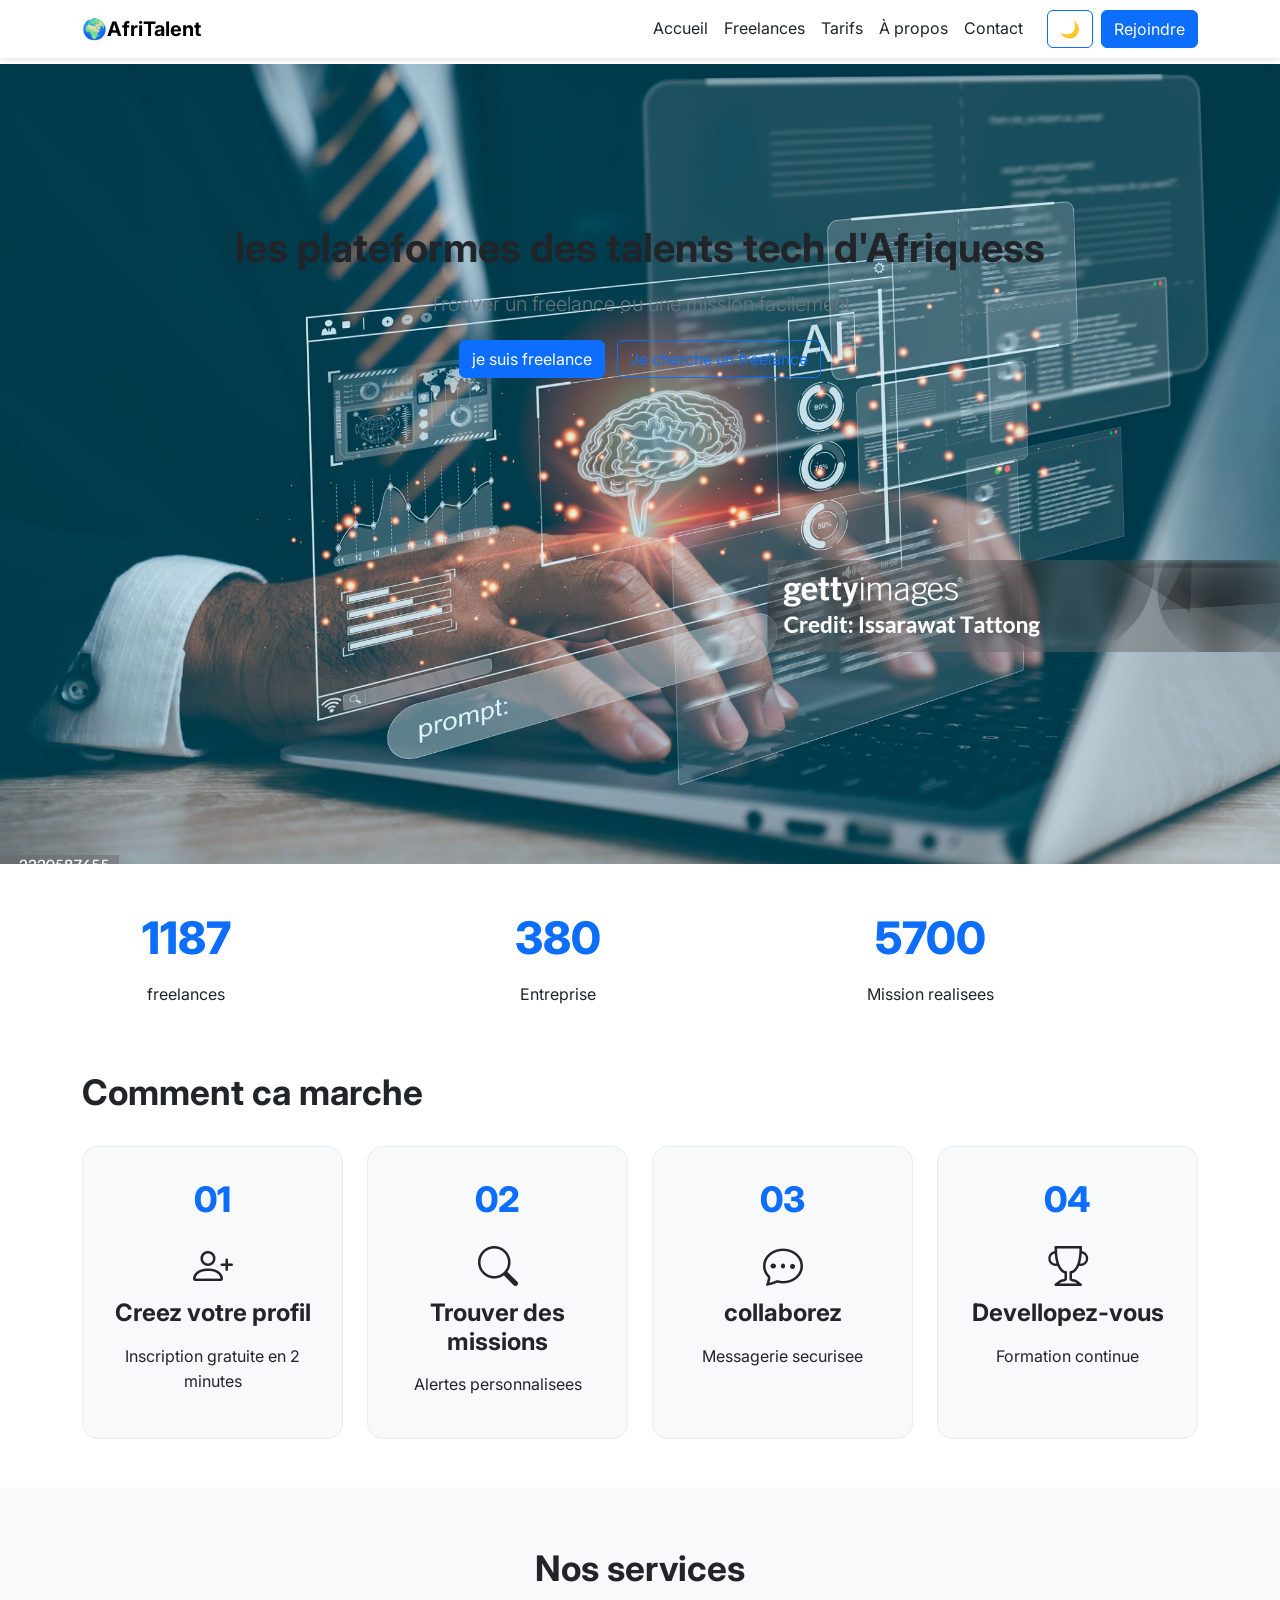
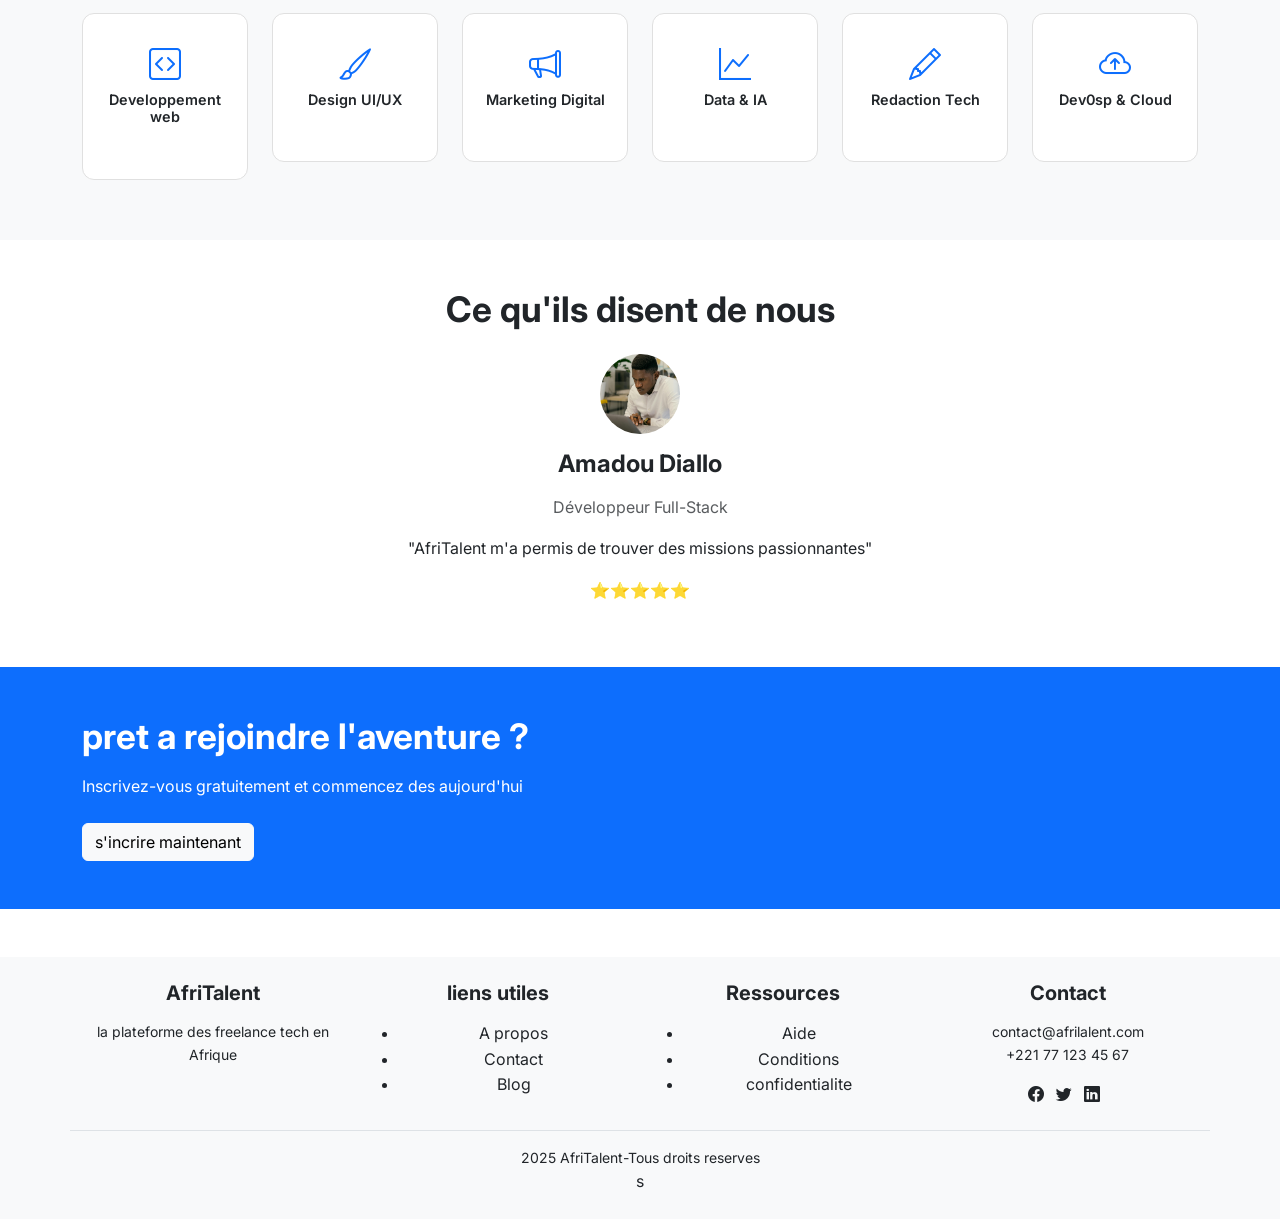
<file: index.html>
<!DOCTYPE html>
<html lang="fr">
<head>
    <meta charset="UTF-8">
    <meta name="viewport" content="width=device-width, initial-scale=1.0">
    <title>Diouf-Ndeye Penda-AfriTalent</title>
    <link href="https://cdn.jsdelivr.net/npm/bootstrap@5.3.0/dist/css/bootstrap.min.css" rel="stylesheet">
    <link rel="stylesheet" href="css/style.css">
    <link rel="stylesheet" href="https://cdn.jsdelivr.net/npm/bootstrap-icons@1.11.3/font/bootstrap-icons.min.css">
</head>
<body>
    <h1>AfriTalent</h1>
    <!-- Bootstrap 5 via CDN : script JavaScript -->
    <script src="https://cdn.jsdelivr.net/npm/bootstrap@5.3.0/dist/js/bootstrap.bundle.min.js"></script>
    <!-- Votre script JavaScript -->
    <script src="js/main.js"></script>
    <section>
        <!--SECTION NAVBAR -->

        <nav class="navbar navbar-expand-lg fixed-top bg-white">
            <div class="container">
                <a class="navbar-brand fw-bold" href="index.html">🌍AfriTalent</a>
                <button class="navbar-toggler" type="button" data-bs-toggle="collapse" data-bs-target="#navbarNav">
                    <span class="navbar-toggler-icon"></span>
                </button>
                <div class="collapse navbar-collapse" id="navbarNav">
                    <ul class="navbar-nav ms-auto">
                        <li class="nav-item"><a class="nav-link text-dark" href="index.html">Accueil</a></li>
                        <li class="nav-item"><a class="nav-link text-dark" href="freelances.html">Freelances</a></li>
                        <li class="nav-item"><a class="nav-link text-dark" href="tarifs.html">Tarifs</a></li>
                        <li class="nav-item"><a class="nav-link text-dark" href="about.html">À propos</a></li>
                        <li class="nav-item"><a class="nav-link text-dark" href="contact.html">Contact</a></li>
                     </ul>
                    <button class="btn btn-outline-primary ms-3" id="darkModeToggle">🌙</button>
                    <a href="#" class="btn btn-primary ms-2">Rejoindre</a>
                </div>
            </div>
        </nav>
    </section>
    <section class="hero" class="fade-in">
        <div class="mtHero">
            <!-- HERO -->
            <div class="container text-center my-5">
                <h1>les plateformes des talents tech d'Afriquess </h1>
                <p class="lead">Trouver un freelance ou une mission facilement</p>
                <a href="freelances.html" class="btn btn-primary m-1">je suis freelance</a>
                <a href="freelances.html" class="btn btn-outline-primary m-1">Je cherche un freelance</a>
            </div>
         </div>
     </section>
     <section>
        <!-- Statistique -->
        <div class="row text-center mt-5 stats container">
            <div class="col-md-4">
                <h3><span class="counter" data-target="2500">0</span></h3>
                <p>freelances</p>
             </div>
             <div class="col-md-4">
                <h3><span class="counter" data-target="800">0</span></h3>
                <p>Entreprise</p>
            </div>
            <div class="col-md-4">
                <h3><span class="counter" data-target="12000">0</span></h3>
                <p>Mission realisees</p>

            </div>
        </div>
    </section>
    <section class="how-it-works">
        <!-- Comment ca marche -->
        <div class="container my-5">
            <h2 class="texte-center mb-4">Comment ca marche</h2>
            <div class="bento-grid">
                <div class="bento-card bento-1"> 
                    <div class="step-number">01</div>
                    <i class="bi bi-person-plus fs-1"></i>
                    <h3>Creez votre profil</h3>
                    <p>Inscription gratuite en 2 minutes</p>
                </div>
                <div class="bento-card bento-2">
                    <div class="step-number">02</div>
                    <i class="bi bi-search fs-1"></i>
                    <h3>Trouver des missions</h3>
                    <p>Alertes personnalisees</p>

                </div>
                <div class="bento-card bento-3">
                    <div class="step-number">03</div>
                    <i class="bi bi-chat-dots fs-1"></i>
                    <h3>collaborez</h3>
                    <p>Messagerie securisee</p>

                </div>
                <div class="bento-card bento-3">
                    <div class="step-number">04</div>
                    <i class="bi bi-trophy fs-1"></i>
                    <h3>Devellopez-vous</h3>
                    <p>Formation continue</p>
                </div>
            </div>
        </div>
        <!-- Section categorie et service -->
    </section>
    <section class="categories-section" class="fade-in">
        <div class="container">
            <h2 class="text-center mb-4">Nos services</h2>
            <div class="row g-4">
                <div class="col-6 col-md-4 col-lg-2">
                    <div class="category-card">
                        <i class="bi bi-code-square"></i>
                        <h4>Developpement web</h4>
                        <p>234 freelances</p>
                    </div>
                </div>
                <div class="col-6 col-md-4 col-lg-2">
                    <div class="category-card">
                        <i class="bi bi-brush"></i>
                        <h4>Design UI/UX</h4>
                        <p>156 freelances</p>
                    </div>
                </div>
                <div class="col-6 col-md-4 col-lg-2">
                    <div class="category-card">
                        <i class="bi bi-megaphone"></i>
                        <h4>Marketing Digital</h4>
                        <p>189 freelances</p>
                    </div>
                </div>
                <div class="col-6 col-md-4 col-lg-2">
                    <div class="category-card">
                        <i class="bi bi-graph-up"></i>
                        <h4>Data & IA</h4>
                        <p>98 freelances</p>
                    </div>
                </div>
                <div class="col-6 col-md-4 col-lg-2">
                    <div class="category-card">
                        <i class="bi bi-pencil"></i>
                        <h4>Redaction Tech</h4>
                        <p>67 freelances</p>
                    </div>
                </div>
                <div class="col-6 col-md-4 col-lg-2">
                    <div class="category-card">
                        <i class="bi bi-cloud-arrow-up"></i>
                        <h4>Dev0sp & Cloud</h4>
                        <p>112 freelances</p>
                    </div>
                </div>
            </div>

        </div>
    </section>
    <section>

        <!-- Temoigage -->
        <div class="container my-5">
            <h2 class="text-center mb-4">Ce qu'ils disent de nous</h2>
            <div id="testimonialCarousel" class="carousel slide" data-bs-ride="carousel">
                <div class="carousel-inner">
                    <div class="carousel-item active">
                        <div class="text-center">
                            <img src="image/pexels-mikhail-nilov-9301512.jpg" class="rounded-circle mb-3"
                                style="width:80px;height:80px;object-fit:cover;" alt="Amadou">
                            <h4>Amadou Diallo</h4>
                            <p class="text-muted">Développeur Full-Stack</p>
                            <p>"AfriTalent m'a permis de trouver des missions passionnantes"</p>
                            <p class="text-warning">⭐⭐⭐⭐⭐</p>
                        </div>
                    </div>
                    <div class="carousel-item">
                        <div class="text-center">
                            <img src="image/pexels-taiyesalawu-34769120.jpg" class="rounded-circle mb-3"
                                style="width:80px;height:80px;object-fit:cover;" alt="Fatima">
                            <h4>Fatima Konaté</h4>
                            <p class="text-muted">CEO TechCorp</p>
                            <p>"Une plateforme fiable avec des talents exceptionnels"</p>
                            <p class="text-warning">⭐⭐⭐⭐⭐</p>
                        </div>
                    </div>
                    <div class="carousel-item">
                        <div class="text-center">

                            <img src="image/pexels-cottonbro-5474037.jpg" class="rounded-circle mb-3"
                                style="width:80px;height:80px;object-fit:cover;" alt="Yannick">
                            <h4>Yannick Essomba</h4>
                            <p class="text-muted">Designer UI/UX</p>
                            <p>"La communauté est incroyablement active"</p>
                            <p class="text-warning">⭐⭐⭐⭐⭐</p>
                        </div>
                    </div>
                </div>
            
            <button class="carousel-control-prev" type="button" data-bs-target="#testimonialCarousel" data-bs-slide="prev">
            <span class="carousel-control-prev-icon" aria-hidden="true"></span>
        </button>
        <button class="carousel-control-next" type="button" data-bs-target="#testimonialCarousel" data-bs-slide="next">
            <span class="carousel-control-next-icon" aria-hidden="true"></span>
        </button>
        </div>
        </div> 
        <section>
                    <!-- Section appel a l'action CTA  -->
                    <div class="bg-primary text-white text-center-center py-5">
                        <div class="container">
                            <h2>pret a rejoindre l'aventure ?</h2>
                            <p class="mb-4">Inscrivez-vous gratuitement et commencez des aujourd'hui</p>
                            <a href="#" class="btn btn-light bnt-lg">s'incrire maintenant</a>
                        </div>
                    </div>
                </section>

                <footer class="bg-light text-center py-4 mt-5">
                    <div class="container">
                        <div class="row">
                            <div class="col-md-3">
                                <h5>AfriTalent</h5>
                                <p class="small">la plateforme des freelance tech en Afrique</p>
                            </div>
                            <div class="col-md-3">
                                <h5>liens utiles</h5>
                                <ul>
                                    <li><a href="#" class="text-dark text-decoration-none">A propos</a></li>
                                    <li><a href="#" class="text-dark text-decoration-none">Contact</a></li>
                                    <li><a href="#" class="text-dark text-decoration-none">Blog</a></li>
                                </ul>
                            </div>
                            <div class="col-md-3">
                                <h5>Ressources</h5>
                                <ul>
                                    <li><a href="#" class="text-dark text-decoration-none">Aide</a></li>
                                    <li><a href="#" class="text-dark text-decoration-none">Conditions</a></li>
                                    <li><a href="#" class="text-dark text-decoration-none">confidentialite</a></li>
                                </ul>
                            </div>
                            <div class="col-md-3">

                                <h5>Contact</h5>
                                <p class="small">contact@afrilalent.com <br>+221 77 123 45 67</p>
                                <div>
                                    <i class="bi bi-facebook me-2"></i>
                                    <i class="bi bi-twitter me-2"></i>
                                    <i class="bi bi-linkedin me-2"></i>
                                </div>
                            </div>
                            <div class="mt-3 pt-3 border-top">
                                <p class="small mb-0"> 2025 AfriTalent-Tous droits reserves</p>s
                            </div>
                        </div>
                    </div>
                </footer>
                <script src="https://cdn.jsdelivr.net/npm/bootstrap@5.3.0/dist/js/bootstrap.bundle.min.js"></script>
                <script src="js/main.js"></script>

            </body>
            </html>
</file>
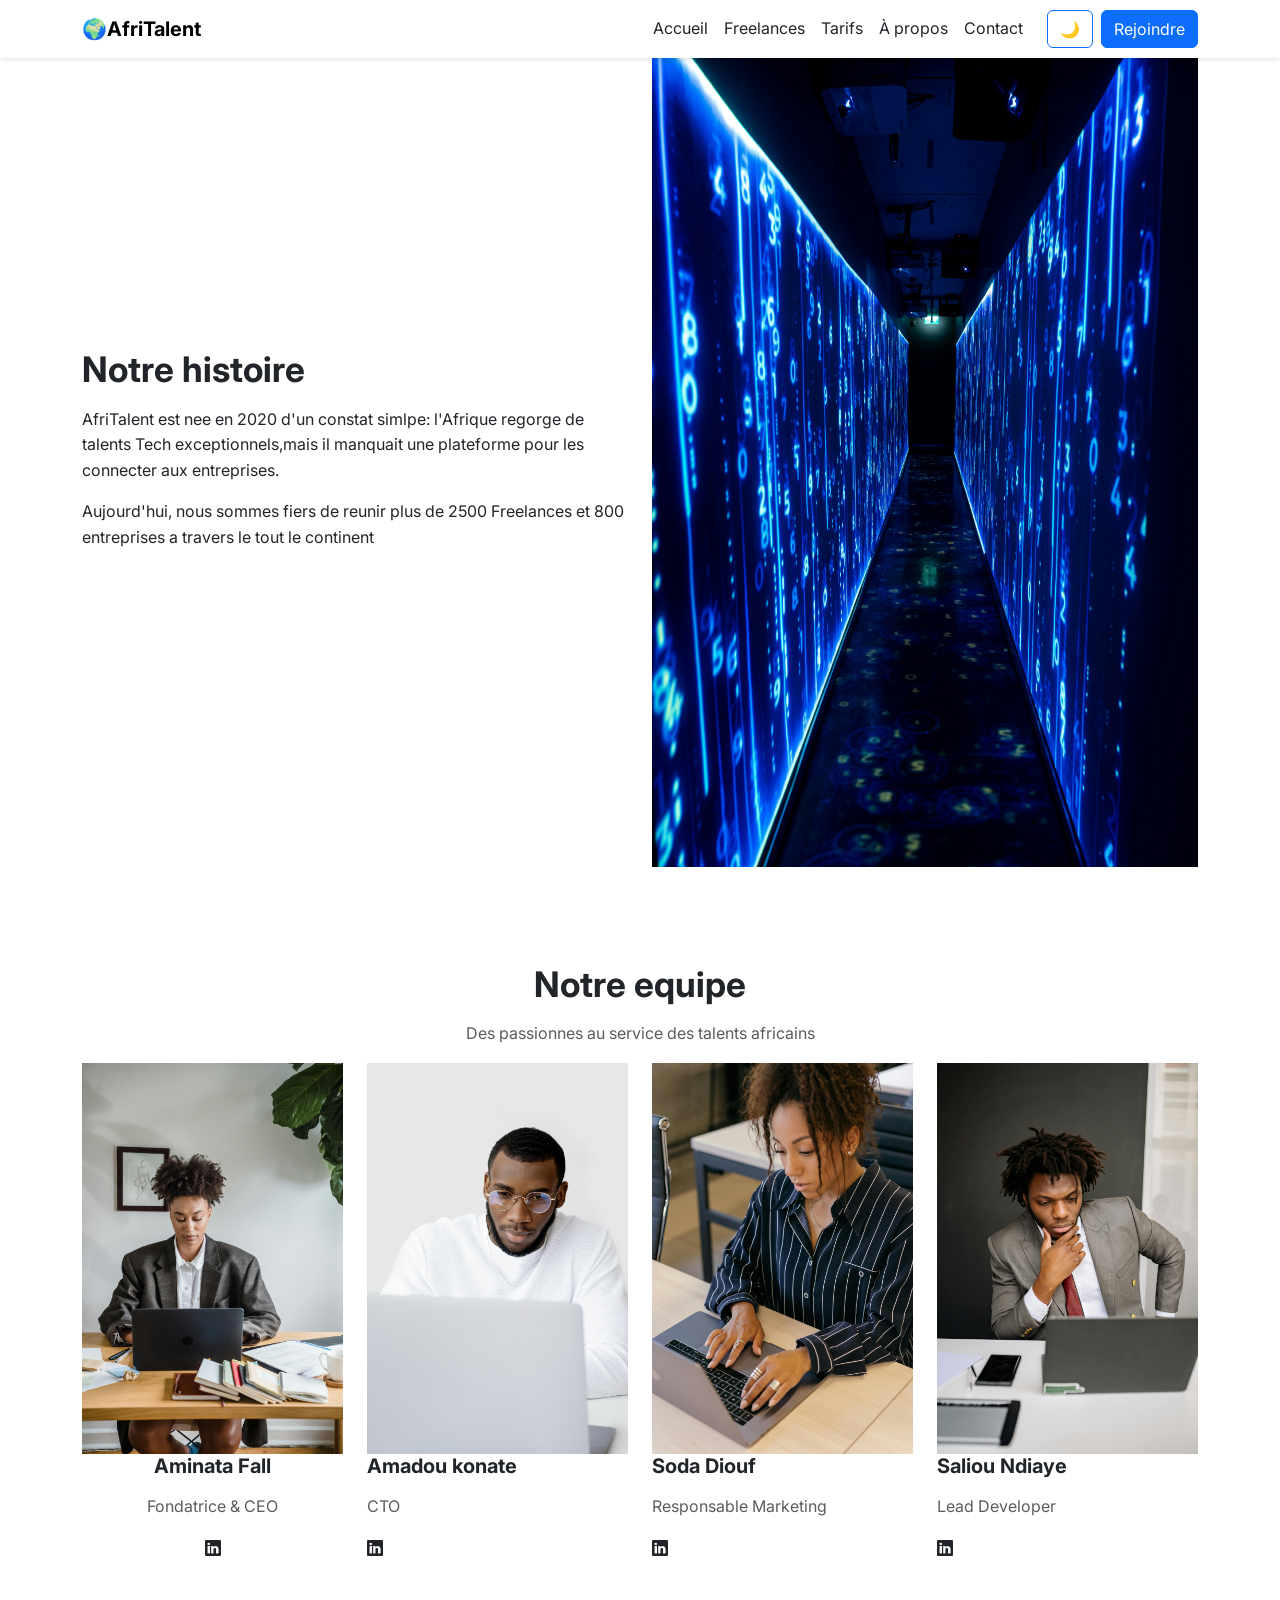
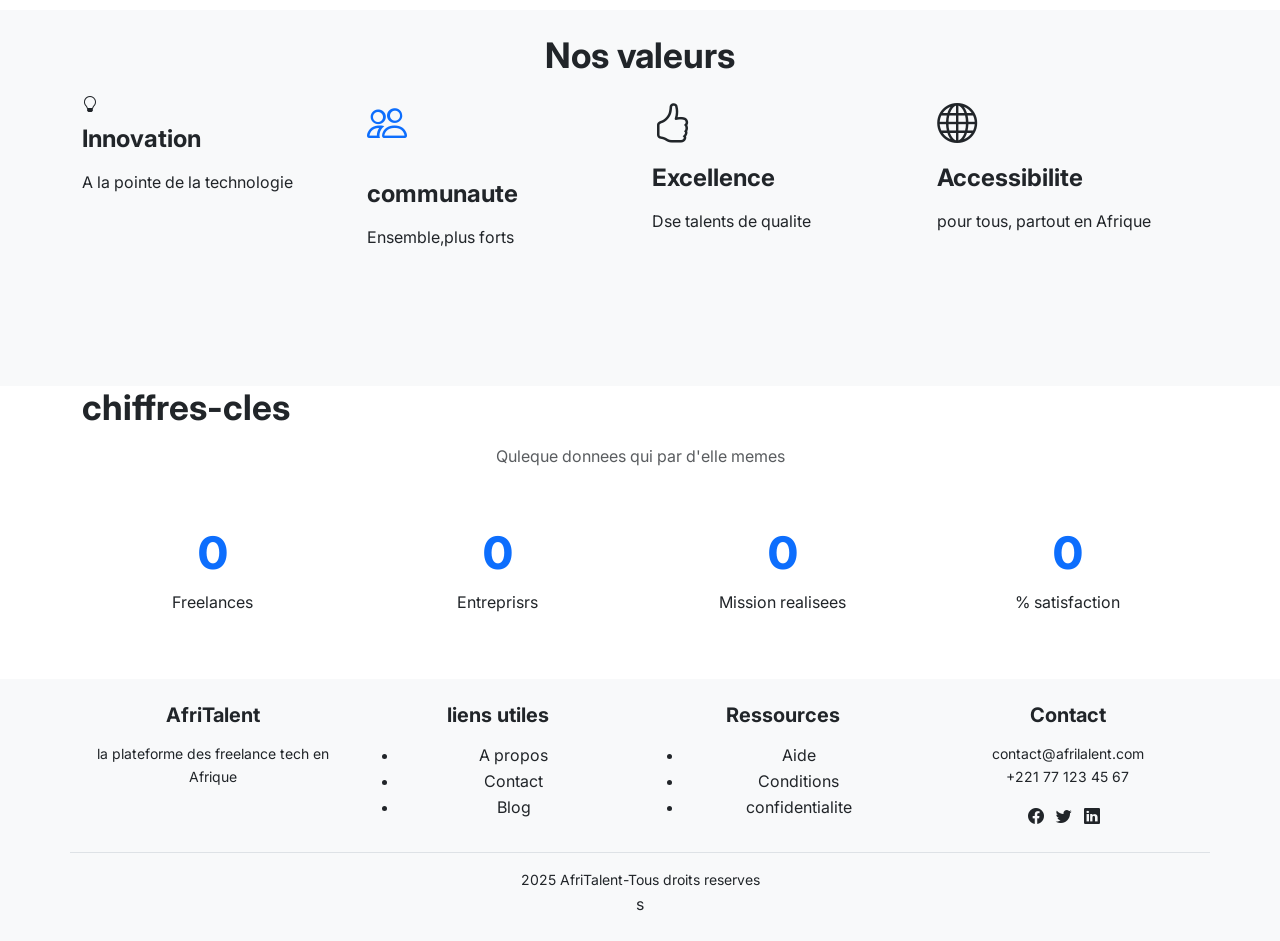
<file: about.html>
<!DOCTYPE html>
<html lang="fr">
<head> 
<meta charset="UTF-8"> 
<meta name="viewport" content="width=device-width, initial-scale=1.0"> 
<title>Diouf-Ndeye Penda-AfriTalent</title> 
<link 
href="https://cdn.jsdelivr.net/npm/bootstrap@5.3.0/dist/css/bootstrap.min.css" 
rel="stylesheet"> 
<link rel="stylesheet" href="css/style.css">
</head>
<body>
    <link rel="stylesheet" href="https://cdn.jsdelivr.net/npm/bootstrap-icons@1.11.3/font/bootstrap-icons.min.css">
<!-- Bootstrap 5 via CDN : script JavaScript --> 
<script 
src="https://cdn.jsdelivr.net/npm/bootstrap@5.3.0/dist/js/bootstrap.bundle.min.js"
></script> 
<!-- Votre script JavaScript --> 
<script src="js/main.js"></script>

<!-- NAVBAR -->
 
<nav class="navbar navbar-expand-lg fixed-top bg-white">
    <div class="container">
        <a class="navbar-brand fw-bold" href="index.html">🌍AfriTalent</a>
        <button class="navbar-toggler" type="button" data-bs-toggle="collapse" data-bs-target="#navbarNav">
            <span class="navbar-toggler-icon"></span>
        </button>
        <div class="collapse navbar-collapse" id="navbarNav">
             <ul class="navbar-nav ms-auto">
                 <li class="nav-item"><a class="nav-link text-dark" href="index.html">Accueil</a></li>
                <li class="nav-item"><a class="nav-link text-dark" href="freelances.html">Freelances</a></li>
                <li class="nav-item"><a class="nav-link text-dark" href="tarifs.html">Tarifs</a></li>
                <li class="nav-item"><a class="nav-link text-dark" href="about.html">À propos</a></li>
               <li class="nav-item"><a class="nav-link text-dark" href="contact.html">Contact</a></li>
                
            </ul>  
            <button class="btn btn-outline-primary ms-3">🌙</button>
            <a href="#" class="btn btn-primary ms-2">Rejoindre</a>
        </div>
 
    </div>
</nav>
<div class="container my-5">
    <div class="row align-items-center">
        <div class="col-md-6">
            <h2>Notre histoire</h2>
            <p>AfriTalent est nee en 2020 d'un constat simlpe: l'Afrique regorge de talents Tech
                exceptionnels,mais il manquait une plateforme pour les connecter aux entreprises.</p>
                <p>Aujourd'hui, nous sommes fiers de reunir plus de 2500 Freelances et 800 entreprises 
                    a travers le tout le continent
                </p>
             </div>
              <div class="col-md-6 text-center">
            <img src="image/pexels-oktay-koseoglu-42034955-36040448.jpg" class="img-fluid w-27" alt="Notre histoire">
        </div>
    </div>
</div>

 <!-- l'EQUIPE -->
  <section class="py-5">
  <div class="container">
    <h2 class="text-center">Notre equipe</h2>
    <p class="text-center text text-muted">Des passionnes au service des talents africains</p>
    <div class="row">
    <div class="col-md-3 text-center">
        <img src="image/pexels-mizunokozuki-12911751.jpg" class="img-fluid" alt="Aminata Fall">
         <h5>Aminata Fall</h5>
            <p class="text-muted">Fondatrice & CEO</p>
            <i class="bi bi-linkedin"></i>
         </div>
         <div class="col-md-3">
         <img src="image/pexels-anna-nekrashevich-6801684.jpg" class="img-fluid" alt="Amadou konate">
             <h5>Amadou konate</h5>
            <p class="text-muted">CTO</p>
            <i class="bi bi-linkedin"></i>
         </div>
         <div class="col-md-3">
         <img src="image/pexels-mikhail-nilov-9300897.jpg" class="img-fluid" alt="Soda Diouf">
         <h5>Soda Diouf</h5>
            <p class="text-muted">Responsable Marketing</p>
            <i class="bi bi-linkedin"></i>
         </div>
         <div class="col-md-3">
        <img src="image/pexels-yankrukov-7793714.jpg" class="img-fluid " alt="Saliou Ndiaye">
        <h5>Saliou Ndiaye</h5>
            <p class="text-muted">Lead Developer</p>
            <i class="bi bi-linkedin"></i>
        </div>
    </div>
  </div>
  </div>
  </section>
<!-- NOS VALEUR -->
 <section class="about-values py-4 bg-light">
 <div class="container">
    <h2 class="text-center">Nos valeurs</h2>
    <div class="row">
        <div class="col-md-3 texte-center">
            <i class="bi bi-lightbulb"></i>
            <h4 class="mt-2">Innovation</h4>
            <p>A la pointe de la technologie</p>
        </div>
        <div class="col-md-3">
            <i class="bi bi-people fs-1 text-primary"></i>
            <h4 class="mt-4">communaute</h4>
            <p>Ensemble,plus forts</p>
        </div>
        <div class="col-md-3">
            <i class="bi bi-hand-thumbs-up fs-1"></i>
            <h4 class="mt-2">Excellence</h4>
            <p>Dse talents de qualite </p>
        </div>
        <div class="col-md-3">
            <i class="bi bi-globe fs-1"></i>
            <h4 class="mt-2">Accessibilite</h4>
            <p>pour tous, partout en Afrique</p>
        </div>
    </div>
 </div>
    <!-- <chifrre-cles> -->
</section>
 <section class="chiffres-cles py-5 bg-light"></section>
 <div class="container">
    <h2>chiffres-cles</h2>
    <p class="text-center text-muted mb-5">Quleque donnees qui par d'elle memes</p>
    <div class="row text-center">
         <div class="col-md-3">
            <div class="chiffres-card">
                <span class="counter" data-target="2500">0</span>
                <p>Freelances</p>
            </div>
        </div>
         <div class="col-md-3">
            <div class="chiffres-card">
                <span class="counter" data-target="800">0</span>
                <p>Entreprisrs</p>
            </div>
        </div>
         <div class="col-md-3">
            <div class="chiffres-card">
                <span class="counter" data-target="12000">0</span>
                <p>Mission realisees</p>
            </div>
        </div>
         <div class="col-md-3">
            <div class="chiffres-card">
                <span class="counter" data-target="98">0</span>
                <p>% satisfaction</p>
            </div>
        </div>
    </div>
  </div>

   <footer class="bg-light text-center py-4 mt-5">
    <div class="container">
         <div class="row">
            <div class="col-md-3">
                <h5>AfriTalent</h5>
                <p class="small">la plateforme des freelance tech en Afrique</p>
            </div>
            <div class="col-md-3">
                <h5>liens utiles</h5>
                <ul>
                    <li><a href="#" class="text-dark text-decoration-none">A propos</a></li>
                    <li><a href="#" class="text-dark text-decoration-none">Contact</a></li>
                    <li><a href="#" class="text-dark text-decoration-none">Blog</a></li>
                </ul>
            </div>
             <div class="col-md-3">
                <h5>Ressources</h5>
                <ul>
                    <li><a href="#" class="text-dark text-decoration-none">Aide</a></li>
                    <li><a href="#" class="text-dark text-decoration-none">Conditions</a></li>
                    <li><a href="#" class="text-dark text-decoration-none">confidentialite</a></li>
                </ul>
            </div>
              <div class="col-md-3">

              <h5>Contact</h5>
                <p class="small">contact@afrilalent.com <br>+221 77 123 45 67</p>
                                        <div>
                             <i class="bi bi-facebook me-2"></i>
                            <i class="bi bi-twitter me-2"></i>
                            <i class="bi bi-linkedin me-2"></i>
                         </div>
                        </div>
                        <div class="mt-3 pt-3 border-top">
                             <p class="small mb-0"> 2025 AfriTalent-Tous droits reserves</p>s
                        </div>
                      </div>
                  </footer>
              <script 
src="https://cdn.jsdelivr.net/npm/bootstrap@5.3.0/dist/js/bootstrap.bundle.min.js"
></script>
<script src="js/main.js"></script>



 </body>
    </html>
</file>
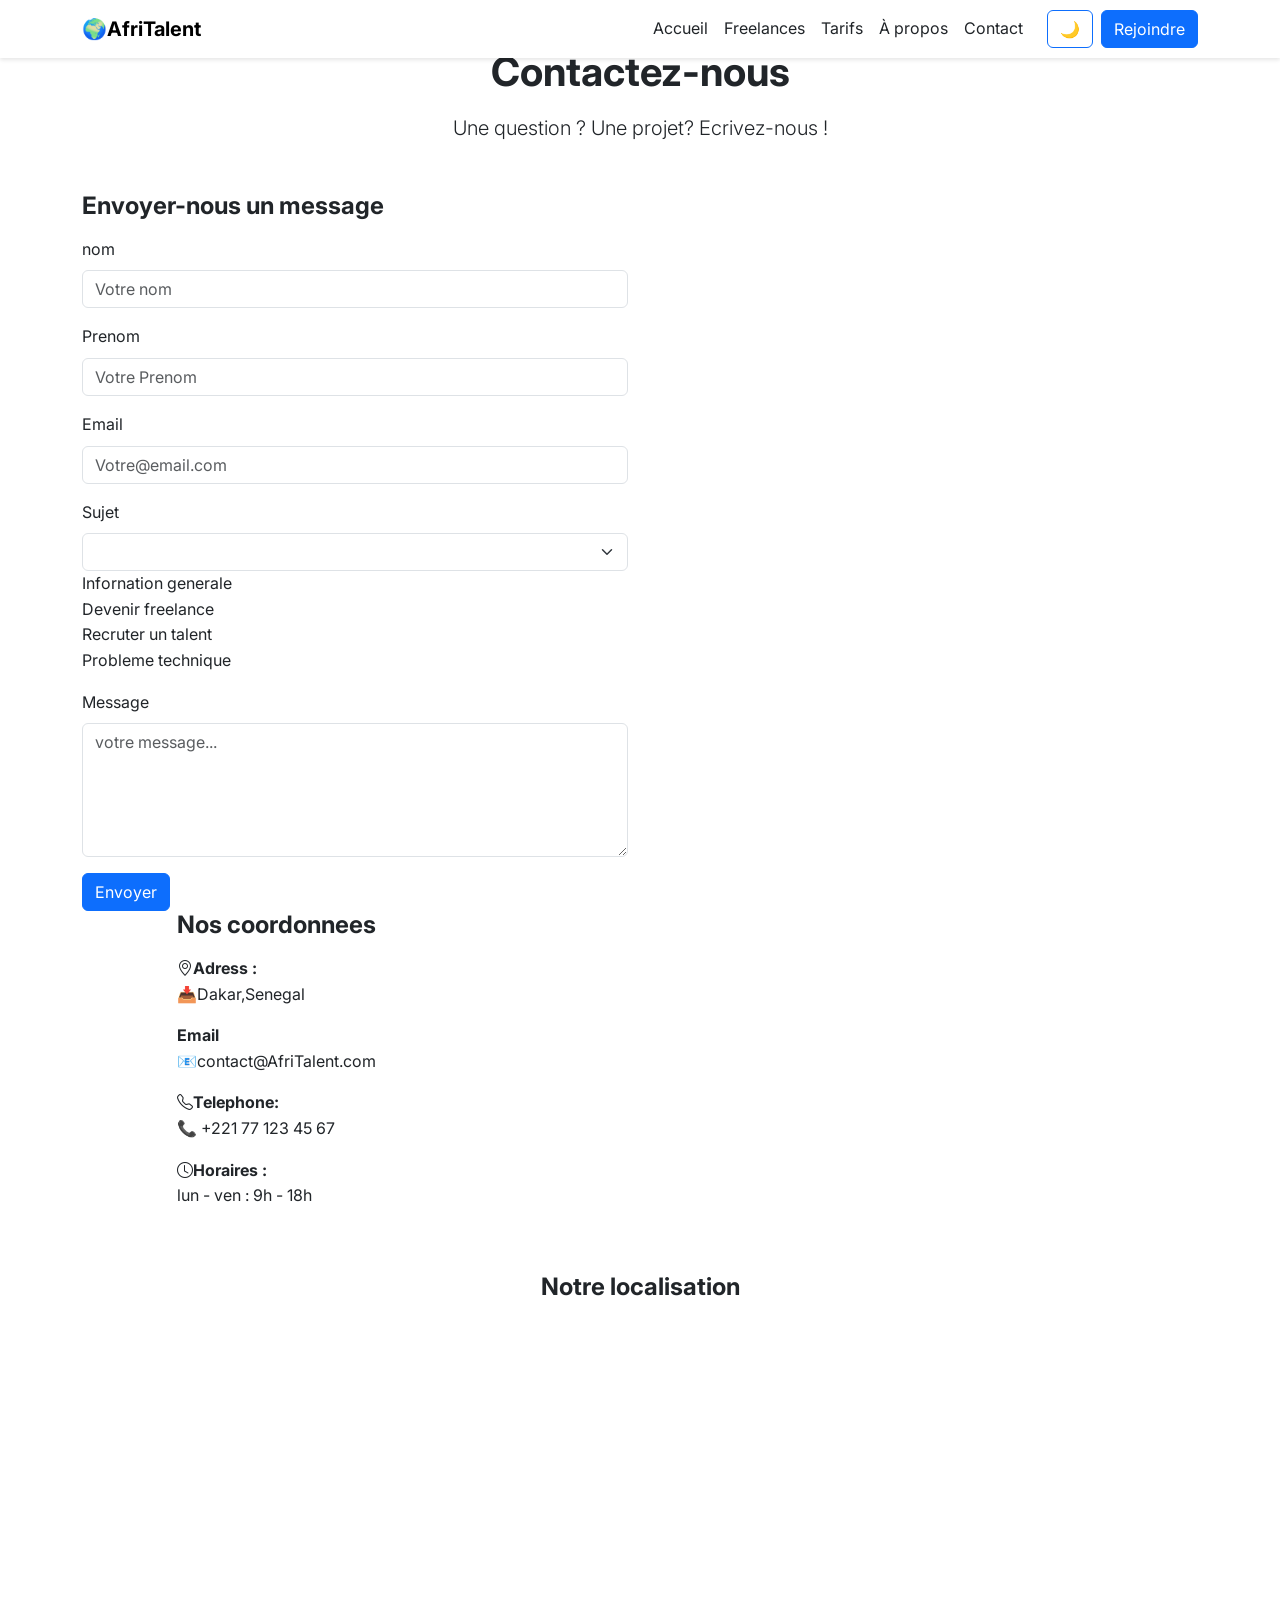
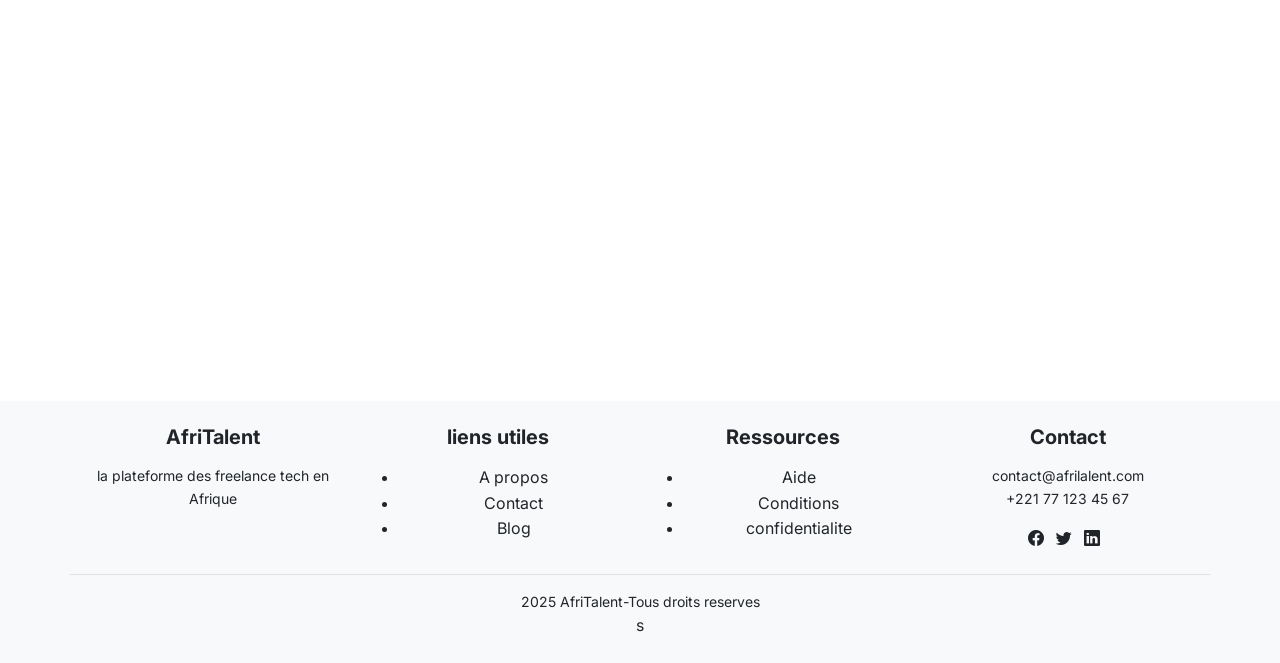
<file: contact.html>
<!DOCTYPE html>
<html lang="fr">
<head> 
<meta charset="UTF-8"> 
<meta name="viewport" content="width=device-width, initial-scale=1.0"> 
<title>Diouf-Ndeye Penda-AfriTalent</title> 
<link rel="stylesheet" href="https://cdn.jsdelivr.net/npm/bootstrap-icons@1.11.3/font/bootstrap-icons.min.css">
<link 
href="https://cdn.jsdelivr.net/npm/bootstrap@5.3.0/dist/css/bootstrap.min.css" 
rel="stylesheet"> 
<link rel="stylesheet" href="css/style.css">
</head>
<body>
<!-- Bootstrap 5 via CDN : script JavaScript --> 
<script 
src="https://cdn.jsdelivr.net/npm/bootstrap@5.3.0/dist/js/bootstrap.bundle.min.js"
></script>  

<!-- NAVBAR -->

<nav class="navbar navbar-expand-lg fixed-top bg-white">
    <div class="container">
        <a class="navbar-brand fw-bold" href="index.html"> 🌍AfriTalent</a>
        <button class="navbar-toggler" type="button" data-bs-toggle="collapse" data-bs-target="#navbarNav">
            <span class="navbar-toggler-icon"></span>
        </button>
        <div class="collapse navbar-collapse" id="navbarNav">
             <ul class="navbar-nav ms-auto">
                 <li class="nav-item"><a class="nav-link text-dark" href="index.html">Accueil</a></li>
                <li class="nav-item"><a class="nav-link text-dark" href="freelances.html">Freelances</a></li>
                <li class="nav-item"><a class="nav-link text-dark" href="tarifs.html">Tarifs</a></li>
                <li class="nav-item"><a class="nav-link text-dark" href="about.html">À propos</a></li>
               <li class="nav-item"><a class="nav-link text-dark" href="contact.html">Contact</a></li>
                 
            </ul>  
            <button class="btn btn-outline-primary ms-3">🌙</button>
            <a href="#" class="btn btn-primary ms-2">Rejoindre</a>
        </div>
    </div>
</nav>
<!-- TITRE -->
 <div class="container text-center my-5">
    <h1>Contactez-nous</h1>
    <p class="lead">Une question ? Une projet? Ecrivez-nous !</p>
 </div>
 <!-- FORNULAIRE + INFOS CONTACT -->
  <div class="container my-5">
    <div class="row">
        <!-- FORNULAIRE -->
         <div class="col-md-6">
            <h3>Envoyer-nous un message </h3>
            <form id="contactForm">
                <div class="mb-3">
                    <label class="form-label">nom</label>
                <input type="text" id="nom" class="form-control" placeholder="Votre nom">
                </div>
                <div class="mb-3">
                    <label class="form-label">Prenom</label>
                    <input type="text" id="prenom" class="form-control" placeholder="Votre Prenom">
                </div>
                <div class="mb-3">
                    <label class="form-label">Email</label>
                    <input type="email" id="email" class="form-control" placeholder="Votre@email.com">
                </div>
                    <div class="mb-3">
                        <label class="form-label" id="sujet">Sujet</label>
                        <select class="form-select"></select>
                        <optio>Infornation generale</option>
                        <option>Devenir freelance</option>
                        <option>Recruter un talent</option>
                        <option>Probleme technique</option>
                    </div>
                    <div class="mb-3">
                        <label class="form-label" id="message">Message</label>
                        <textarea class="form-control" rows="5" placeholder="votre message..."></textarea>
                    </div>
                    <button type="submit" class=" btn btn-primary">Envoyer</button>
            </form>
            <div id="formSuccess" class="alert alert-success" style="display: none;">
                Message  envoyer avec success ! 

            </div>
         </div>
         <!-- INFOS CONTACT -->
          <div class="col-md-6 offset-md-1">
            <h3>Nos coordonnees</h3>
            <p><i class="bi bi-geo-alt"></i><strong>Adress :</strong><br>📥Dakar,Senegal</p>
             <p><i class="bi bi- envelope"></i><strong>Email</strong><br>📧contact@AfriTalent.com</p>
             <p><i class="bi bi-telephone"></i><strong>Telephone:</strong><br>📞 +221 77 123 45 67</p>
             <p><i class="bi bi-clock"></i><strong>Horaires :</strong><br>lun - ven : 9h - 18h</p>
          </div>
    </div>
  </div>
<div class="container my-5">
    <h3 class="text-center mb-4">Notre localisation</h3>

    <div class="ratio ratio-16x9">
        <iframe
            src="https://www.google.com/maps/embed?pb=!1m18!1m12!1m3!1d123456!2d-17.4467!3d14.6937!2m3!1f0!2f0!3f0!3m2!1i1024!2i768!4f13.1!3m3!1m2!1s0x0%3A0x0!2zMTTCsDQxJzM3LjIiTiAxN8KwMjYnNDguMCJX!5e0!3m2!1sfr!2ssn!4v1234567890!5m2!1sfr!2ssn"
            allowfullscreen=""
            loading="lazy"
            referrerpolicy="no-referrer-when-downgrade">
        </iframe>
    </div>
</div>
<!-- <footer>  -->
   <footer class="bg-light text-center py-4 mt-5">
    <div class="container">
         <div class="row">
            <div class="col-md-3">
                <h5>AfriTalent</h5>
                <p class="small">la plateforme des freelance tech en Afrique</p>
            </div>
            <div class="col-md-3">
                <h5>liens utiles</h5>
                <ul>
                    <li><a href="#" class="text-dark text-decoration-none">A propos</a></li>
                    <li><a href="#" class="text-dark text-decoration-none">Contact</a></li>
                    <li><a href="#" class="text-dark text-decoration-none">Blog</a></li>
                </ul>
            </div>
             <div class="col-md-3">
                <h5>Ressources</h5>
                <ul>
                    <li><a href="#" class="text-dark text-decoration-none">Aide</a></li>
                    <li><a href="#" class="text-dark text-decoration-none">Conditions</a></li>
                    <li><a href="#" class="text-dark text-decoration-none">confidentialite</a></li>
                </ul>
            </div>
              <div class="col-md-3">

              <h5>Contact</h5>
                <p class="small">contact@afrilalent.com <br>+221 77 123 45 67</p>
                                        <div>
                             <i class="bi bi-facebook me-2"></i>
                            <i class="bi bi-twitter me-2"></i>
                            <i class="bi bi-linkedin me-2"></i>
                         </div>
                        </div>
                        <div class="mt-3 pt-3 border-top">
                             <p class="small mb-0"> 2025 AfriTalent-Tous droits reserves</p>s
                        </div>
         </div>
    </div>
   </footer>
     <script 
src="https://cdn.jsdelivr.net/npm/bootstrap@5.3.0/dist/js/bootstrap.bundle.min.js"
></script>
<script src="js/main.js"></script>


</body>
 </html>
</file>
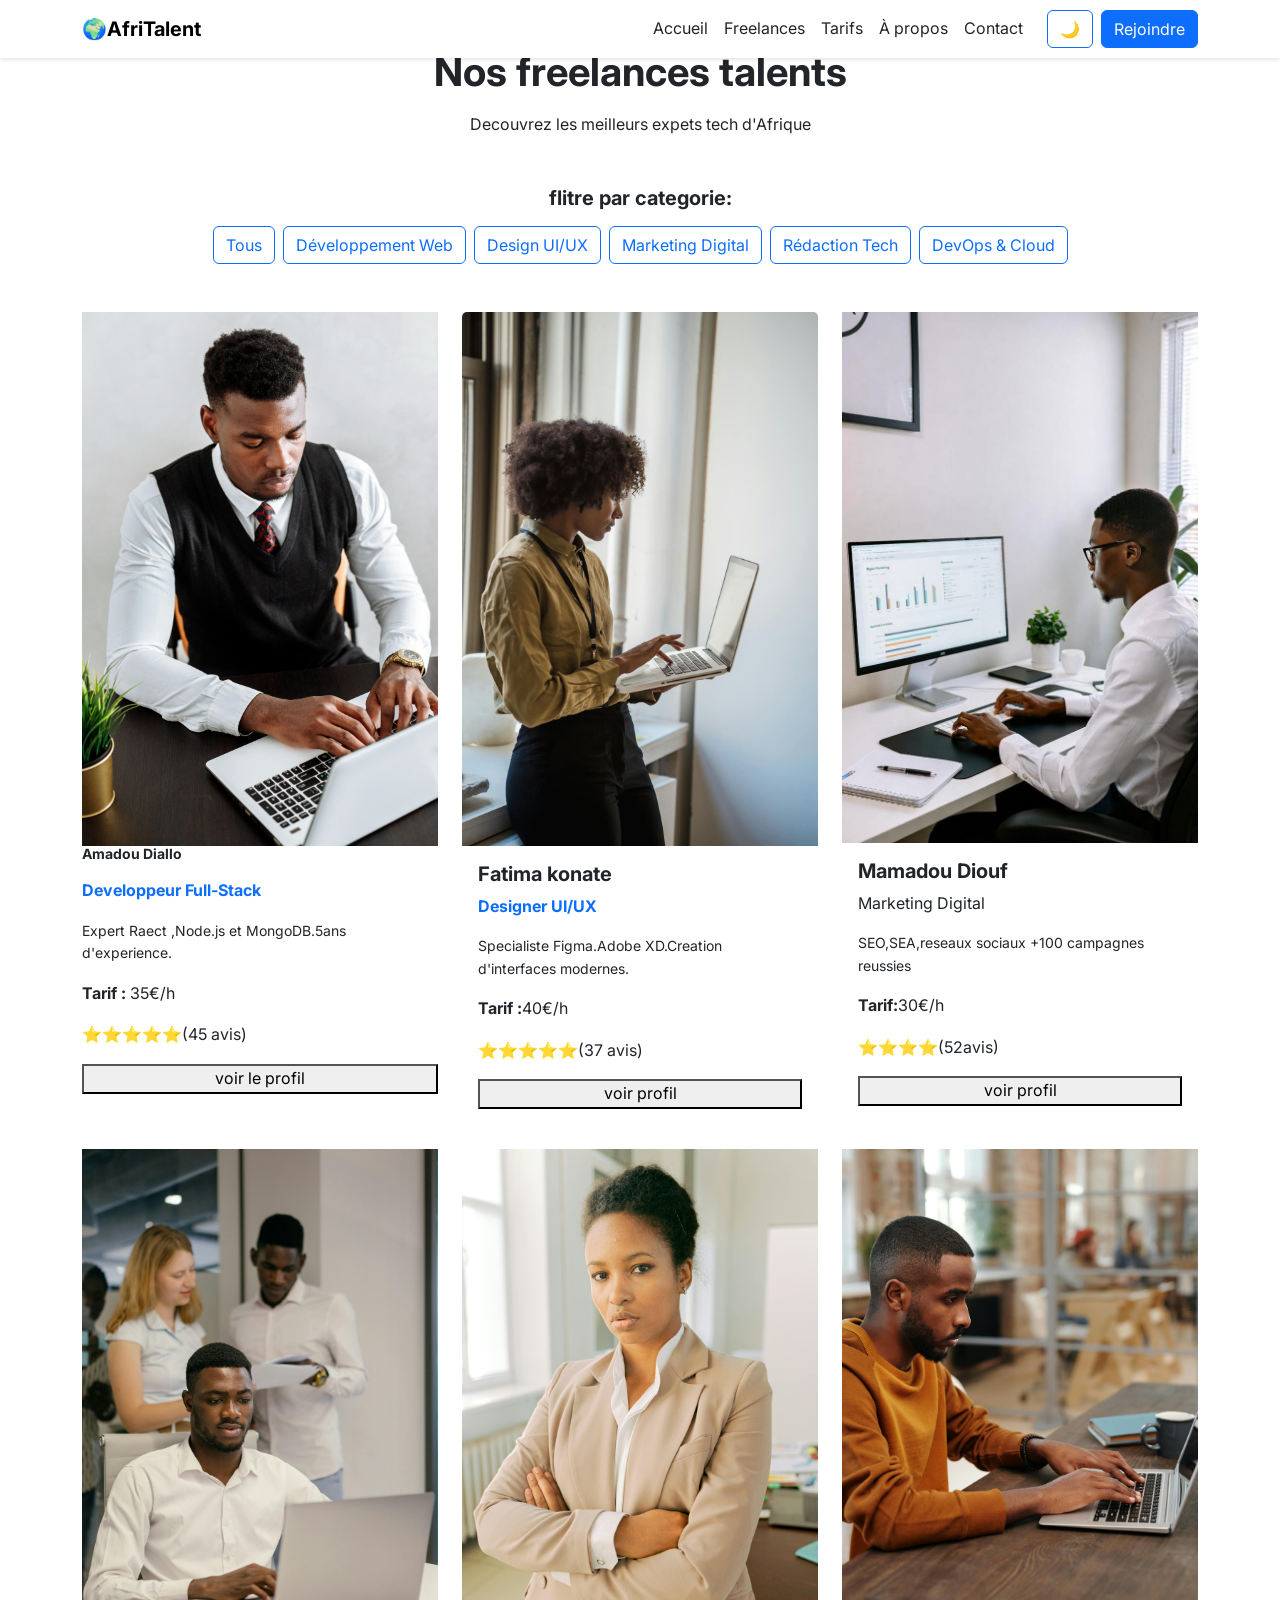
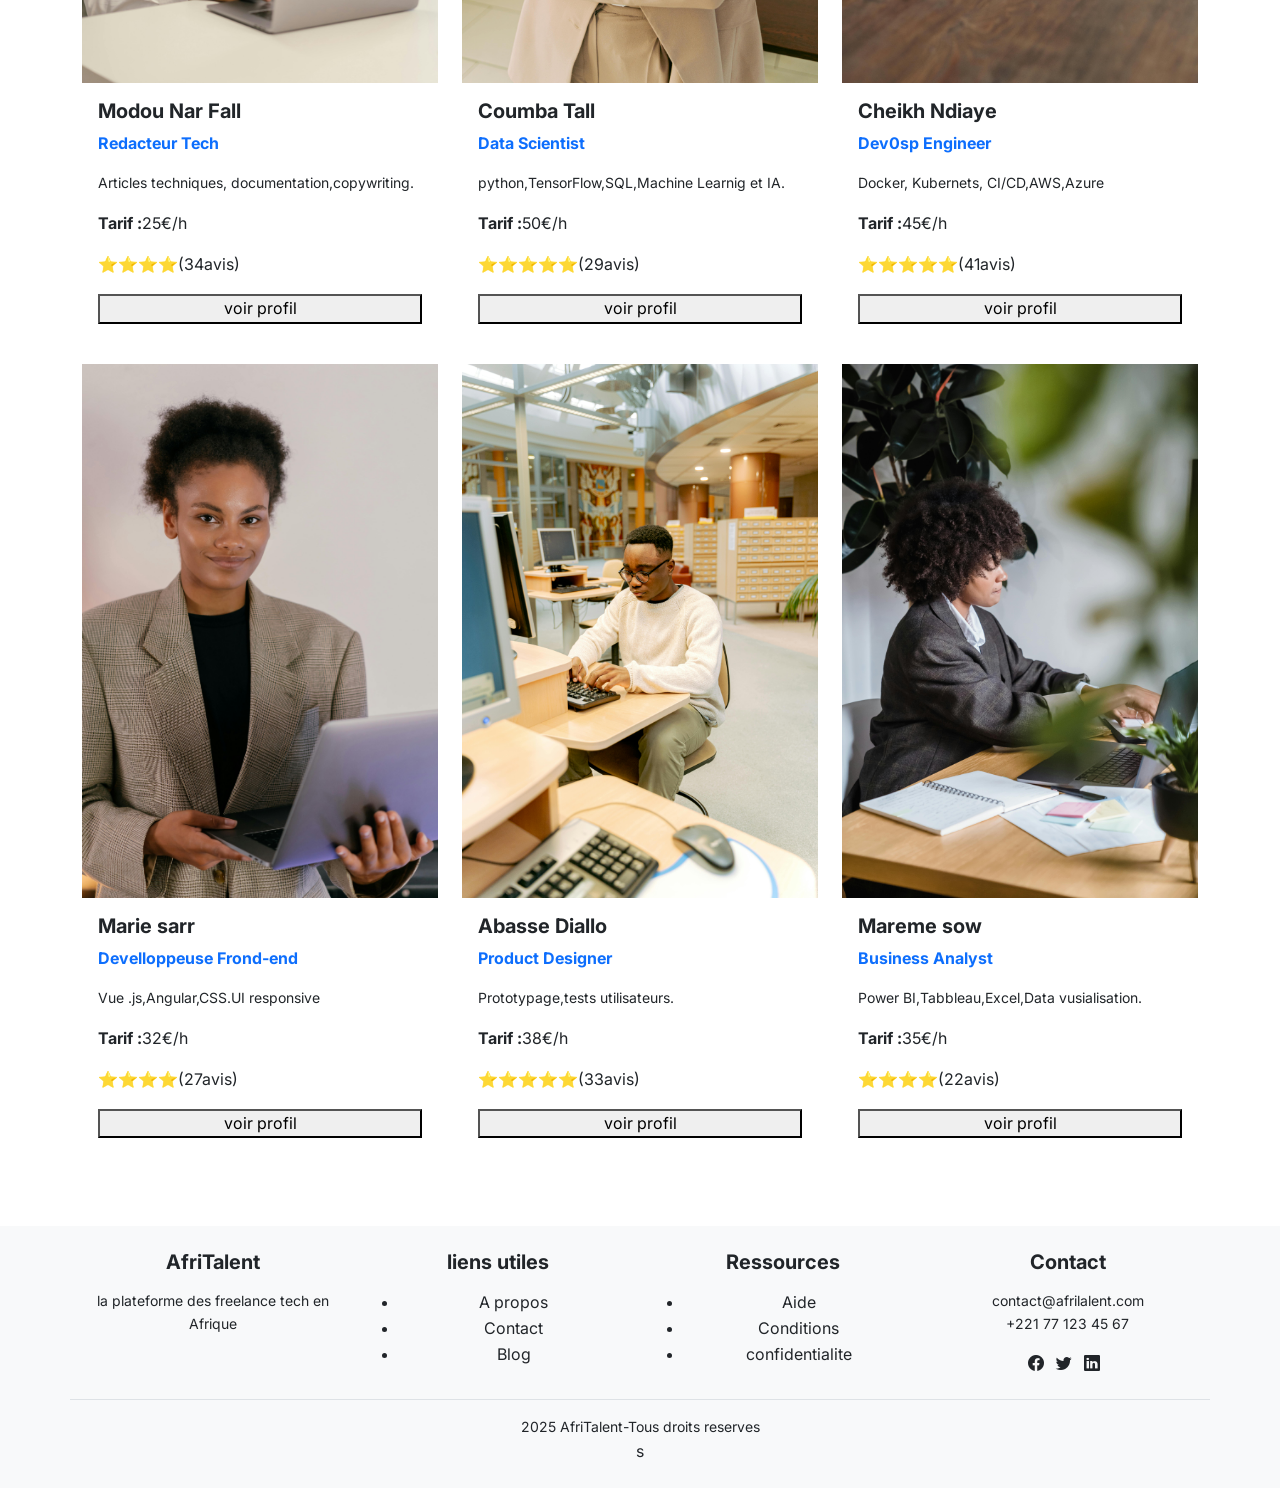
<file: freelances.html>
<!DOCTYPE html>
<html lang="fr">
<head> 
<meta charset="UTF-8"> 
<meta name="viewport" content="width=device-width, initial-scale=1.0"> 
<title>Diouf-Ndeye Penda-AfriTalent</title> 
<link 
href="https://cdn.jsdelivr.net/npm/bootstrap@5.3.0/dist/css/bootstrap.min.css" 
rel="stylesheet"> 
<link rel="stylesheet" href="css/style.css">
<link rel="stylesheet" href="https://cdn.jsdelivr.net/npm/bootstrap-icons@1.11.3/font/bootstrap-icons.min.css">
</head>
<body>
<!-- Bootstrap 5 via CDN : script JavaScript --> 
<script 
src="https://cdn.jsdelivr.net/npm/bootstrap@5.3.0/dist/js/bootstrap.bundle.min.js"
></script> 


<!-- NAVBAR -->

<nav class="navbar navbar-expand-lg fixed-top bg-white">
    <div class="container">
        <a class="navbar-brand fw-bold" href="index.html">🌍AfriTalent</a>
        <button class="navbar-toggler" type="button" data-bs-toggle="collapse" data-bs-target="#navbarNav">
            <span class="navbar-toggler-icon"></span>
        </button>
        <div class="collapse navbar-collapse" id="navbarNav">
             <ul class="navbar-nav ms-auto">
                 <li class="nav-item"><a class="nav-link text-dark" href="index.html">Accueil</a></li>
                <li class="nav-item"><a class="nav-link text-dark" href="freelances.html">Freelances</a></li>
                <li class="nav-item"><a class="nav-link text-dark" href="tarifs.html">Tarifs</a></li>
                <li class="nav-item"><a class="nav-link text-dark" href="about.html">À propos</a></li>
               <li class="nav-item"><a class="nav-link text-dark" href="contact.html">Contact</a></li>
            </ul>  
            <button class="btn btn-outline-primary ms-3"id="darkModeToggle">🌙</button>
            <a href="#" class="btn btn-primary ms-2">Rejoindre</a>
        </div>
 
    </div>
</nav>
<!-- TITRE -->
 <div class="container text-center my-5">
    <h1>Nos freelances talents</h1>
    <p>Decouvrez les meilleurs expets tech d'Afrique</p>
 </div>
 <!-- FLITRES -->
 <div class="container my-4">
    <div class="text-center">
        <h5>flitre par categorie:</h5>
        <div class="d-flex flex-warp justify-content-center gap-2">
            <button class="btn btn-outline-primary filter-btn" data-category="all">Tous</button>
            <button class="btn btn-outline-primary filter-btn" data-category="web">Développement Web</button>
            <button class="btn btn-outline-primary filter-btn" data-category="design">Design UI/UX</button>
            <button class="btn btn-outline-primary filter-btn" data-category="marketing">Marketing Digital</button>
            <button class="btn btn-outline-primary filter-btn" data-category="data">Rédaction Tech</button>
            <button class="btn btn-outline-primary filter-btn" data-category="devops">DevOps & Cloud</button>
        </div>
    </div>
 </div>
 <!--  FREELANCES  -->
  <div class="container my-5">
    <div class="row">
        <div class="col-12 col-md-6 col-lg-4 mb-4  freelance-card" data-category="web">
            <div class="card h-100 texte-center" >
                <img src="image/pexels-thirdman-5060980.jpg" alt="Amadou Diallo">
                <h5 class="card-text small">Amadou Diallo</h5>
                <p class="text-primary fw-bold">Developpeur Full-Stack</p>
                <p class="card-text small"> Expert Raect ,Node.js et MongoDB.5ans d'experience.</p>
                <p><strong>Tarif :</strong> 35€/h</p>
                <p class="text-waring">⭐⭐⭐⭐⭐(45 avis)</p>
                <button class="bnt btn-primary w-100">voir le profil</button>
            </div> 
        </div>
    
    <div class="col-12 c0l-md-6 col-lg-4 mb-4 freelance-card" data-category="design">
        <div class="card designux">
            <img src="image/pexels-mizunokozuki-12903256.jpg"  class=" card-img-top" alt="Fatima konate">
            <div class="card-body">
                <h5 class="card-title">Fatima konate</h5>
                <p class="text-primary fw-bold">Designer UI/UX</p>
                <P class="card-text small">Specialiste Figma.Adobe XD.Creation d'interfaces modernes.</P>
                <p><strong>Tarif :</strong>40€/h</p>
                <p class="text-waring">⭐⭐⭐⭐⭐(37 avis)</p>
                <button class="bnt bnt-outline-primary w-100">voir profil</button>
            </div>
        </div>
    </div>
    <div class="col-12 c0l-md-6 col-lg-4 mb-4  freelance-card " data-category="marketing">
        <div class="card ">
            <img src="image/image.jpeg" alt="Mamadou Diouf">
            <div class="card-body">
                <h5 class=" card-title">Mamadou Diouf</h5>
                <p classe="texte-primary fw-bold">Marketing Digital</p>
                <p class="small">SEO,SEA,reseaux sociaux +100 campagnes reussies</p>
                <p><strong>Tarif:</strong>30€/h</p>
                <p class="texte-warning">⭐⭐⭐⭐(52avis)</p>
                <button class="bnt bnt-outline-primary w-100">voir profil</button>
            </div>
        </div>
    </div>
    <div class="col-12 col-md-6 col-lg-4 mb-4 freelance-card" data-category="data">
        <div class="card">
            <img src="image/pexels-mikhail-nilov-9301868.jpg" alt=" Modou Nar Fall">
            <div class="card-body">
                <h5 class="card-title">Modou Nar Fall</h5>
                <p class="text-primary fw-bold">Redacteur Tech</p>
                <p class="small">Articles techniques, documentation,copywriting.</p>
                <p><strong>Tarif :</strong>25€/h</p>
                <p class="texte-warning">⭐⭐⭐⭐(34avis)</p>
                <button class="bnt bnt-outline-primary w-100">voir profil</button>
            </div>
        </div>
    </div>
    <div class="col-12 col-md-6 col-lg-4 mb-4 freelance-card">
        <div class="card">
            <img src="image/pexels-shkrabaanthony-5466267.jpg" alt="Coumba Tall">
            <div class="card-body">
                <h5 class="card-title">Coumba Tall</h5>
                <p class="text-primary fw-bold">Data Scientist</p>
                <p class="small">python,TensorFlow,SQL,Machine Learnig et IA.</p>
                <p><strong>Tarif :</strong>50€/h</p>
                <p class="texte-warning">⭐⭐⭐⭐⭐(29avis)</p>
                <button class="bnt bnt-outline-primary w-100">voir profil</button>
            </div>
        </div>
    </div>
    <div class="col-12 col-md-6 col-lg-4 mb-4 freelance-card" data-category="devops">
        <div class="card">
            <img src="image/pexels-diva-plavalaguna-6149788.jpg" alt="Cheikh Ndiaye">
            <div class="card-body">
                <h5 class="card-title">Cheikh Ndiaye</h5>
                <p class="text-primary fw-bold">Dev0sp Engineer</p>
                <p class="small">Docker, Kubernets, CI/CD,AWS,Azure </p>
                <p><strong>Tarif :</strong>45€/h</p>
                <p class="texte-warning">⭐⭐⭐⭐⭐(41avis)</p>
                <button class="bnt bnt-outline-primary w-100">voir profil</button>
            </div>
        </div>
    </div>
     <div class="col-12 col-md-6 col-lg-4 mb-4 freelance-card" data-category="web">
        <div class="card">
            <img src="image/pexels-mikhail-nilov-9304676.jpg" alt="Marie sarr">
            <div class="card-body">
                <h5 class="card-title">Marie sarr</h5>
                <p class="text-primary fw-bold">Develloppeuse Frond-end</p>
                <p class="small">Vue .js,Angular,CSS.UI responsive</p>
                <p><strong>Tarif :</strong>32€/h</p>
                <p class="texte-warning">⭐⭐⭐⭐(27avis)</p>
                <button class="bnt bnt-outline-primary w-100">voir profil</button>
            </div>
        </div>
    </div>
     <div class="col-12 col-md-6 col-lg-4 mb-4 freelance-card">
        <div class="card">
            <img src="image/pexels-shkrabaanthony-6609467.jpg" alt="Abasse Diallo">
            <div class="card-body">
                <h5 class="card-title">Abasse Diallo</h5>
                <p class="text-primary fw-bold">Product Designer</p>
                <p class="small">Prototypage,tests utilisateurs.</p>
                <p><strong>Tarif :</strong>38€/h</p>
                <p class="texte-warning">⭐⭐⭐⭐⭐(33avis)</p>
                <button class="bnt bnt-outline-primary w-100">voir profil</button>
            </div>
        </div>
    </div>
    <div class="col-12 col-md-6 col-lg-4 mb-4 freelance-card">
        <div class="card">
            <img src="image/pexels-mizunokozuki-12911770.jpg" alt="Mareme SOW">
            <div class="card-body">
                <h5 class="card-title">Mareme sow</h5>
                <p class="text-primary fw-bold">Business Analyst</p>
                <p class="small">Power BI,Tabbleau,Excel,Data vusialisation.</p>
                <p><strong>Tarif :</strong>35€/h</p>
                <p class="texte-warning">⭐⭐⭐⭐(22avis)</p>
                <button class="bnt bnt-outline-primary w-100">voir profil</button>
            </div>
        </div>
    </div>
  </div>
  </div>
  <!-- footer -->
   <footer class="bg-light text-center py-4 mt-5">
    <div class="container">
         <div class="row">
            <div class="col-md-3">
                <h5>AfriTalent</h5>
                <p class="small">la plateforme des freelance tech en Afrique</p>
            </div>
            <div class="col-md-3">
                <h5>liens utiles</h5>
                <ul>
                    <li><a href="#" class="text-dark text-decoration-none">A propos</a></li>
                    <li><a href="#" class="text-dark text-decoration-none">Contact</a></li>
                    <li><a href="#" class="text-dark text-decoration-none">Blog</a></li>
                </ul>
            </div>
             <div class="col-md-3">
                <h5>Ressources</h5>
                <ul>
                    <li><a href="#" class="text-dark text-decoration-none">Aide</a></li>
                    <li><a href="#" class="text-dark text-decoration-none">Conditions</a></li>
                    <li><a href="#" class="text-dark text-decoration-none">confidentialite</a></li>
                </ul>
            </div>
              <div class="col-md-3">

              <h5>Contact</h5>
                <p class="small">contact@afrilalent.com <br>+221 77 123 45 67</p>
                                        <div>
                             <i class="bi bi-facebook me-2"></i>
                            <i class="bi bi-twitter me-2"></i>
                            <i class="bi bi-linkedin me-2"></i>
                         </div>
                        </div>
                        <div class="mt-3 pt-3 border-top">
                             <p class="small mb-0"> 2025 AfriTalent-Tous droits reserves</p>s
                        </div>
                         </div>
                         </div>
                         </footer>
                          <script 
                            src="https://cdn.jsdelivr.net/npm/bootstrap@5.3.0/dist/js/bootstrap.bundle.min.js"
                            ></script>
                            <script src="js/main.js"></script>







   </body>
    </html>
</file>
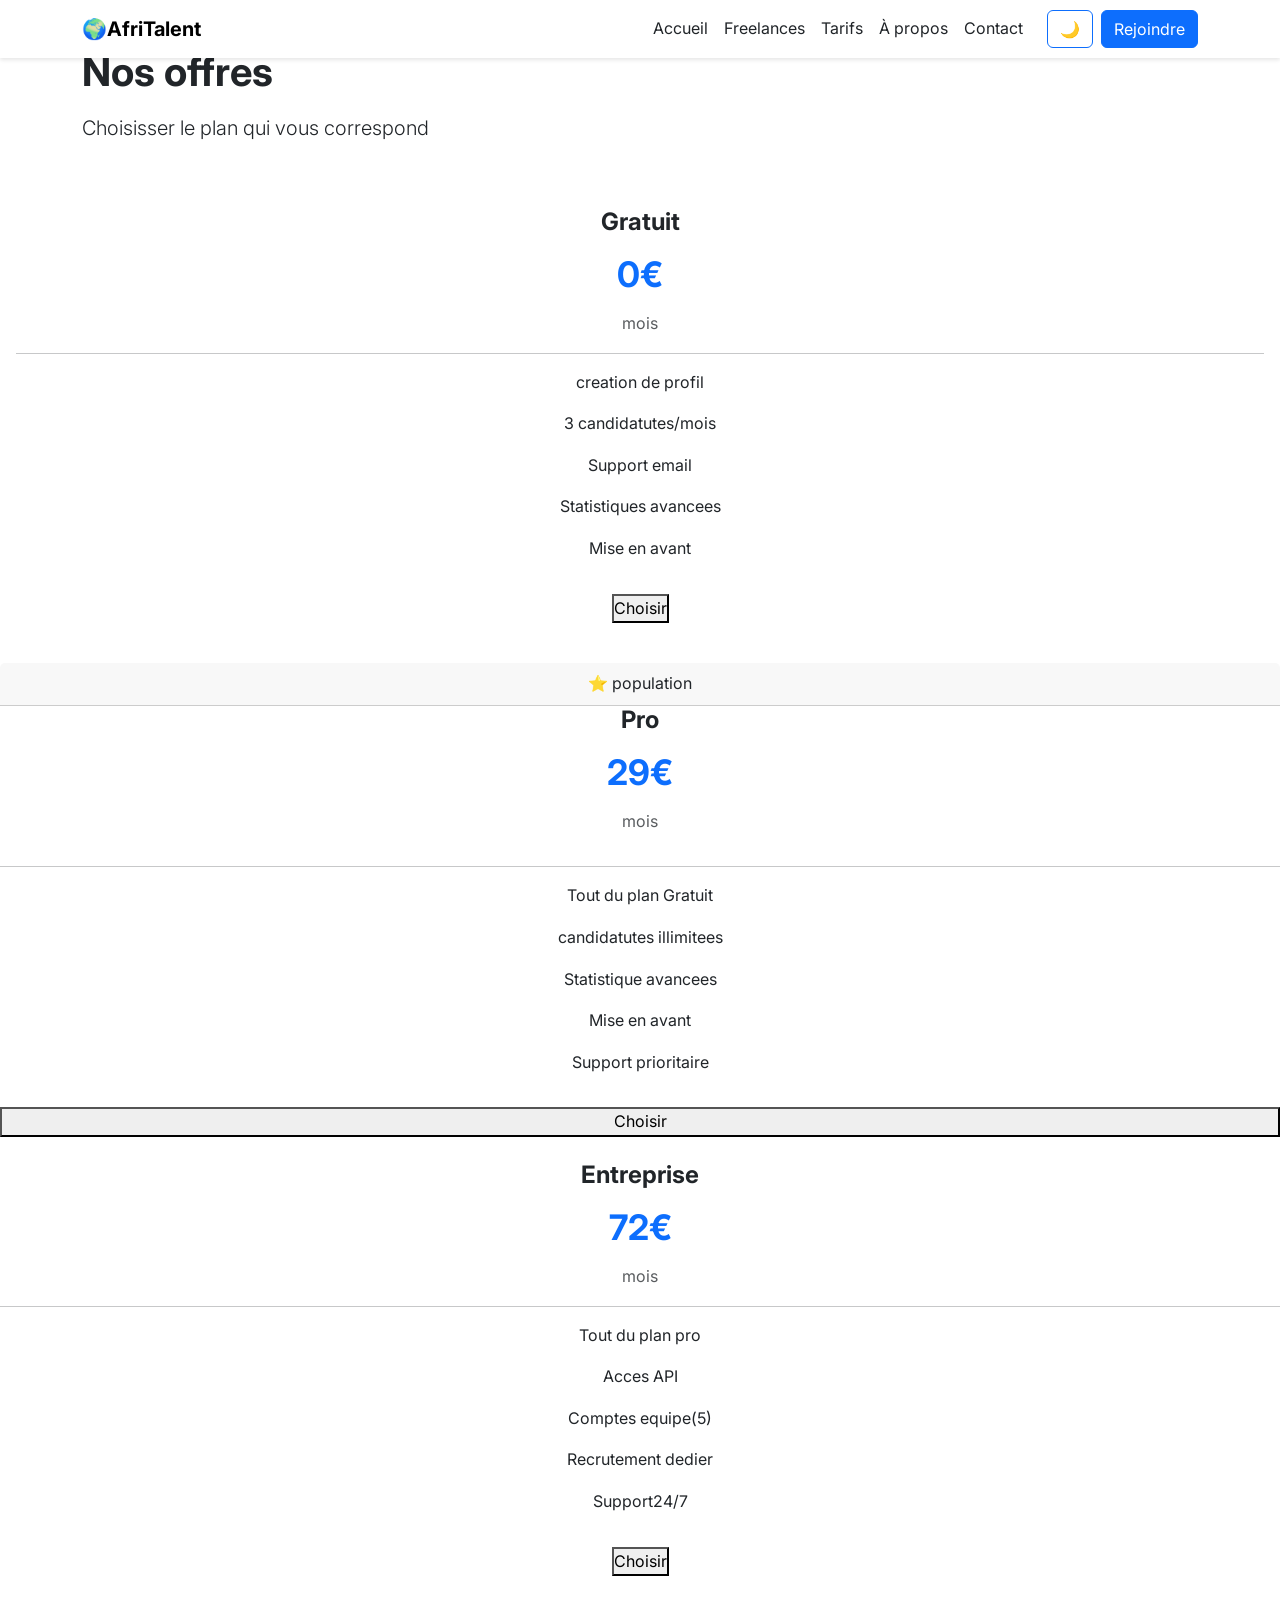
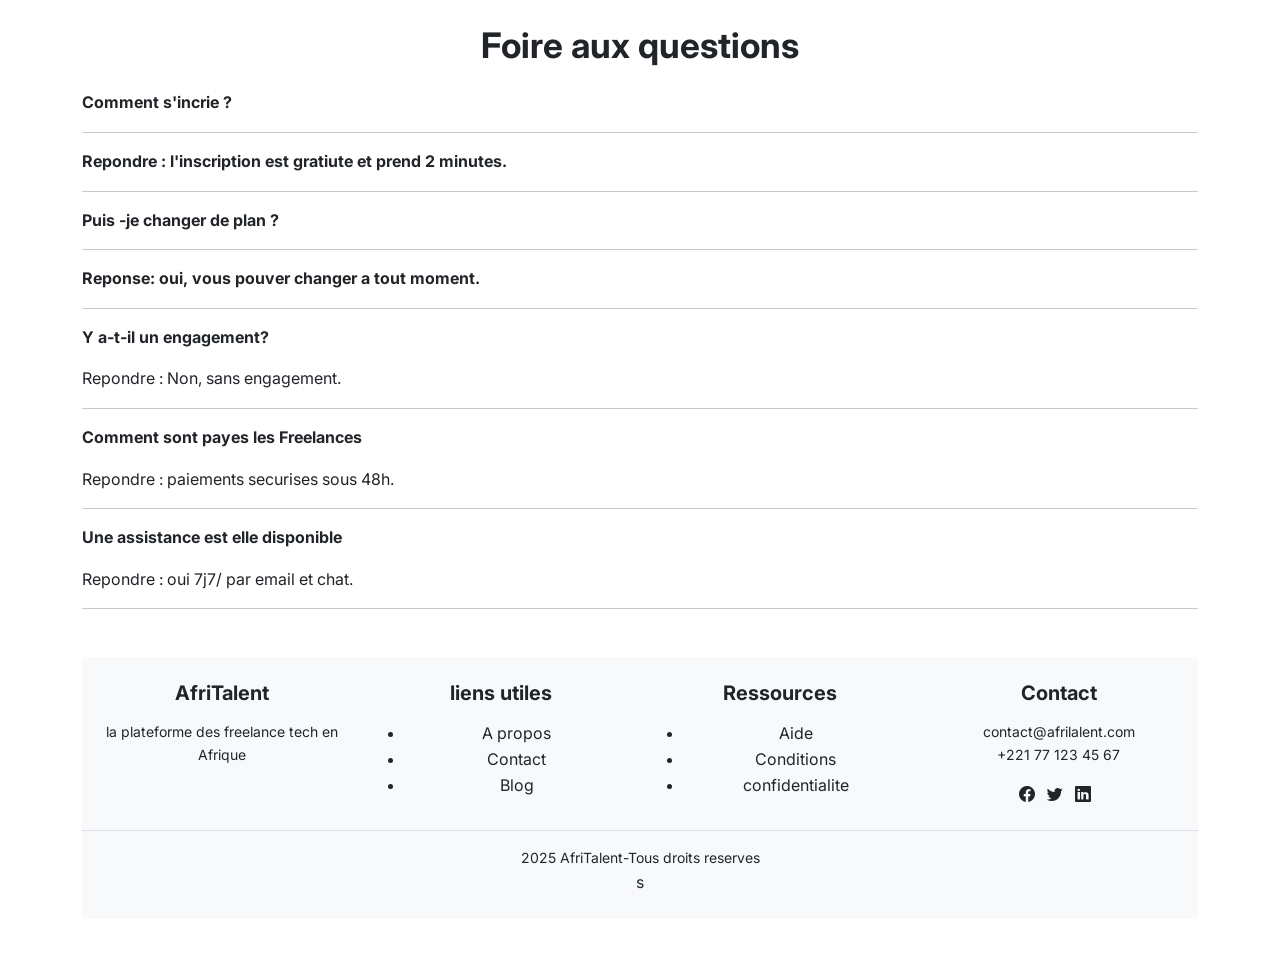
<file: tarifs.html>
<!DOCTYPE html>
<html lang="fr">
<head> 
<meta charset="UTF-8"> 
<meta name="viewport" content="width=device-width, initial-scale=1.0"> 
<title>Diouf-Ndeye Penda-AfriTalent</title> 
<link rel="stylesheet" href="https://cdn.jsdelivr.net/npm/bootstrap-icons@1.11.3/font/bootstrap-icons.min.css">
<link 
href="https://cdn.jsdelivr.net/npm/bootstrap@5.3.0/dist/css/bootstrap.min.css" 
rel="stylesheet"> 
<link rel="stylesheet" href="css/style.css">
</head>
<body>
<!-- Bootstrap 5 via CDN : script JavaScript --> 
<script 
src="https://cdn.jsdelivr.net/npm/bootstrap@5.3.0/dist/js/bootstrap.bundle.min.js"
></script> 
<!-- Votre script JavaScript --> 
<script src="js/main.js"></script>
<body>
 <html>
<nav class="navbar navbar-expand-lg fixed-top bg-white">
    <div class="container">
        <a class="navbar-brand fw-bold" href="index.html">🌍AfriTalent</a>
        <button class="navbar-toggler" type="button" data-bs-toggle="collapse" data-bs-target="#navbarNav">
            <span class="navbar-toggler-icon"></span>
        </button>
        <div class="collapse navbar-collapse" id="navbarNav">
             <ul class="navbar-nav ms-auto">
                 <li class="nav-item"><a class="nav-link text-dark" href="index.html">Accueil</a></li>
                <li class="nav-item"><a class="nav-link text-dark" href="freelances.html">Freelances</a></li>
                <li class="nav-item"><a class="nav-link text-dark" href="tarifs.html">Tarifs</a></li>
                <li class="nav-item"><a class="nav-link text-dark" href="about.html">À propos</a></li>
               <li class="nav-item"><a class="nav-link text-dark" href="contact.html">Contact</a></li>
                 
            </ul>  
            <button class="btn btn-outline-primary ms-3">🌙</button>
            <a href="#" class="btn btn-primary ms-2">Rejoindre</a>
        </div>
 
    </div>
</nav>
<div class="container text-centerm my-5">
    <h1>Nos offres</h1>
    <p class="lead">Choisisser le plan qui vous correspond</p>
</div>
<div class="c0l-md-4 mb-4">
    <div class="card text-center">
        <div class="card-body">
            <h3>Gratuit</h3>
            <h2 class="text-primary">0€</h2>
            <p class="text-muted">mois</p>
            <hr>
            <p><i class="bi bi-check-circule-fille text-success"></i>creation de profil</p>
            <p><i class="bi bi-check-circule-fille text-success"></i>3 candidatutes/mois</p>
             <p><i class="bi bi-check-circule-fille text-success"></i>Support email</p>
             <p><i class="bi bi-x-circule-fille text-danger"></i>Statistiques avancees</p>
             <p><i class="bi bi-x-circule-fille text-danger"></i>Mise en avant</p>
             <button class="bnt bnt-outline-primary mt-3">Choisir</button>
        </div>
    </div>
</div>
<div class="c0l-md-4 mb-4">
    <div class="card text-center border-primary">
        <div class="card-header">⭐ population</div>                   
            <h3>Pro</h3>
            <h2 class="text-primary">29€</h2>
            <p class="text-muted">mois</p>
            <hr>
            <p><i class="bi bi-check-circule-fille text-success"></i>Tout du plan Gratuit</p>
            <p><i class="bi bi-check-circule-fille text-success"></i>candidatutes illimitees</p>
             <p><i class="bi bi-check-circule-fille text-success"></i>Statistique avancees</p>
             <p><i class="bi bi-x-circule-fille text-danger"></i>Mise en avant</p>
             <p><i class="bi bi-x-circule-fille text-danger"></i>Support prioritaire</p>
             <button class="bnt bnt-outline-primary mt-3">Choisir</button>
        </div>
    </div>
</div>
<div class="c0l-md-4 mb-4">
    <div class="card text-center border-primary">
        <div class="card-boby">                   
            <h3>Entreprise</h3>
            <h2 class="text-primary">72€</h2>
            <p class="text-muted">mois</p>
            <hr>
            <p><i class="bi bi-check-circule-fille text-success"></i>Tout du plan pro</p>
            <p><i class="bi bi-check-circule-fille text-success"></i>Acces API</p>
             <p><i class="bi bi-check-circule-fille text-success"></i>Comptes equipe(5)</p>
             <p><i class="bi bi-x-circule-fille text-danger"></i>Recrutement dedier</p>
             <p><i class="bi bi-x-circule-fille text-danger"></i>Support24/7</p>
             <button class="bnt bnt-outline-primary mt-3">Choisir</button>
        </div>
    </div>
</div>
</div>
<div class="container my-5">
    <h2 class="text-center mb-4">Foire aux questions</h2>
    <div class="mb-3">
        <p><strong>Comment s'incrie ?</strong></p>
        <hr>
        <div class="mb-3">
             <p><strong>Repondre : l'inscription est gratiute et prend 2 minutes.</strong></p>
        <hr>
        </div>
        <div class="mb-3">
             <p><strong>Puis -je changer de plan ?</strong></p>
        <hr>
        </div>
        <div class="mb-3">
             <p><strong>Reponse: oui, vous pouver changer a tout moment. </strong></p>
        <hr>
        </div>
        <div class="mb-3">
             <p><strong>Y  a-t-il un engagement?</strong></p>
             <p>Repondre : Non, sans engagement.</p>
        <hr>
        </div>
         <div class="mb-3">
             <p><strong>Comment sont payes les Freelances</strong></p>
             <p>Repondre : paiements securises sous 48h.</p>
        <hr>
        </div>
        <div class="mb-3">
             <p><strong>Une assistance est elle disponible</strong></p>
             <p>Repondre : oui 7j7/ par email et chat.</p>
        <hr>
        </div>
    </div>
    
<!-- footer -->
   <footer class="bg-light text-center py-4 mt-5">
    <div class="container">
         <div class="row">
            <div class="col-md-3">
                <h5>AfriTalent</h5>
                <p class="small">la plateforme des freelance tech en Afrique</p>
            </div>
            <div class="col-md-3">
                <h5>liens utiles</h5>
                <ul>
                    <li><a href="#" class="text-dark text-decoration-none">A propos</a></li>
                    <li><a href="#" class="text-dark text-decoration-none">Contact</a></li>
                    <li><a href="#" class="text-dark text-decoration-none">Blog</a></li>
                </ul>
            </div>
             <div class="col-md-3">
                <h5>Ressources</h5>
                <ul>
                    <li><a href="#" class="text-dark text-decoration-none">Aide</a></li>
                    <li><a href="#" class="text-dark text-decoration-none">Conditions</a></li>
                    <li><a href="#" class="text-dark text-decoration-none">confidentialite</a></li>
                </ul>
            </div>
              <div class="col-md-3">

              <h5>Contact</h5>
                <p class="small">contact@afrilalent.com <br>+221 77 123 45 67</p>
                                        <div>
                             <i class="bi bi-facebook me-2"></i>
                            <i class="bi bi-twitter me-2"></i>
                            <i class="bi bi-linkedin me-2"></i>
                         </div>
                        </div>
                        <div class="mt-3 pt-3 border-top">
                             <p class="small mb-0"> 2025 AfriTalent-Tous droits reserves</p>s
                        </div>
         </div>
    </div>
   </footer>
   <script 
src="https://cdn.jsdelivr.net/npm/bootstrap@5.3.0/dist/js/bootstrap.bundle.min.js"
></script>
<script src="js/main.js"></script>

 </html>   
</body>
</file>
<file: css/style.css>
/* VARIABLES ET TYPOGRAPRIE */
@import url('https://fonts.googleapis.com/css2?family=Inter:wght@300;400;500;600;700;800&family=Space+Grotesk:wght@400;500;600;700&display=swap');
:root{
    --primary: #0d6efd;
    --secondary: #6c757d;
    --dark: #212529;
    --light: #f8f9fa;
    ---white: #ffffff;
    --black: #000000;
    --font-title: 'Space Grotesk', sans-serif;
    --font-text: 'Inter', sans-serif;
    --space-sm: 0.5rem;
    --space-md: 1rem;
    --space-lg: 4rem;
    --shadow:0 2px 4px rgba(0,0,0,.1);
    
}
* {
    margin:  0;
    padding: 0;
    box-sizing: border-box;
}
body{
    font-family: var(--font-text);
    color: var(--dark);
    background-color: var(--white);
    line-height: 1.6;
}
h1, h2, h3,h4,h5,h6 {
    font-family: var(--font-text);
    font-weight: 700;
    margin-bottom: var(--space-md);
}
h1{font-family: 3rem;}
h2{font-size: 2.2rem;}
h3{font-size: 1.5rem;}
p{
    margin-bottom: var(--space-md);
}
a{
    text-decoration: none;
    transition: transform 0.3s ease, box-shadow 0.3s ease;
}
.btn:hover{
    transform: translateY(-2px);
    box-shadow: var(--shadow);
}
.navbar{
    box-shadow: var(--shadow);
}
.card{
    transition: transform 0.3s ease, box-shadow 0.3s ease;
    border: none;
}
.card:hover{
    transform: translateY(-5px);
    box-shadow: var(--shadow);
}
footer{
    background-color: var(--light);
    margin-top: var(--space-xl);
}
/* BENTO GRID ET EFFETS HOVER */
.bento-grid{
    display: grid;
    grid-template-columns: repeat(4, 1fr);
    gap: 1.5rem;
    margin: 2rem 0;

}

.bento-card{
    background: var(--light);
    padding: 1.5rem;
    border-radius: 1rem;
    text-align: center;
    transition: transform 0.3s ease, box-shadow 0.3s ease;
    border: 1px solid rgba(0, 0, 0, 0.05);
}
.bento-card:hover{
    transform: translateY(-8px);
    box-shadow: 0 12px 20px rgba(0,0,0,0.1);
}
.bento-1{ grid-column: span 1; }
.bento-2{ grid-column: span 1; }
.bento-3{ grid-column: span 1; }
.bento-4{ grid-column: span 1; }
.step-number{
    font-size: 2.2rem;
    font-weight: 800;
    color: var(--primary);
    margin-bottom: 0.5rem;
}
@media (max-width:768px) {
    .bento-grid{
        grid-template-columns: 1fr;
    }

        .bento-1,
        .bento-2,
        .bento-3,
        .bento-4{
    
    
        grid-column: span 1;
    }
}

    
/* CATEGORIES DE SERVICES */
.category-card {
    background: var(---white);
    padding: 1.5rem 1rem;
    border-radius: 0.7rem;
    text-align: center;
    transition: all 0.3s ease;
    border: 1px solid #e0e0e0;
    cursor: pointer;

}
.category-card i {
    font-size: 2rem;
    color: var(--primary);
    margin-bottom: 0.75rem;
    transition: color 0.3s ease;
}

.category-card h4{
    font-size: 1.1rem;
    margin-bottom: 0.5rem;
    
}
.bento-card:hover{
    transform: translateY(-5px);
    background-color: var(--primary);
    box-shadow: var(--shadow);
}
.bento-card:hover i
.bento-card:hover h4
.bento-card:hover p {
    color: var(--white);
}
.hero .lead{
    font-family: 1.25rem;
    color: var(--secondary);
}
.stats-container h3 {
    font-size: 2.5rem;
    font-weight: 800;
    color: var(--primary) ;
/* RESPONSIVE */

}
@media(max-width: 992px) {
    h1{
        font-size: 2.5rem;
    }
    h2{
        font-family: 1.8rem;
    }
    .bento-grid{
        gap: 1rem;
    }
    .bento-card{
        padding: 1rem;
    }
}
@media (max-width: 768px) {
    h1{
        font-size: 2rem;
    }
    h2{
        font-size: 1.5rem;
    }
    h3{
        font-size: 1.2rem;
    }
    .container{
        padding-left: 15px;
        padding-right: 15px;
    }
    .my-5{
        margin-top: 2rem;
        margin-bottom: 2rem;
    }
    .py-5{
        padding-top: 2rem;
        padding-bottom: 2rem;
    }
    .bento-grid{
        grid-template-columns: 1fr;
    }
    .bento-1, .bento-2, .bento-3, .bento-4{
        grid-column: span 1;
    }
    .hero h1{
        font-size: 1.8rem;
    }
    .hero .lead{
        font-size: 1rem;
    }
    .hero-buttons .btn{
        display: block;
        width: 100px;
        margin: 0.5rem 0;
    }
    .stats-container.col-md-4{
        margin-bottom: 1rem;

    }
    footer .col-md-3{
        margin-bottom:1.5rem;
    }
}
@media (max-width: 480px) {
    h1{
        font-size:1.5rem;
    }
    .bnt{
        font-size: 0.9rem;
        padding: 0,5rem 1rem;
    }
    .category-card{
        padding: 1rem 0.5rem;
    }
    .category-card i{
        font-size: 1.5rem;
    }
.category-card h4 {
    font-size: 0.9rem;
}
    
}
/* IMAGE ACCEUILLE */
.hero{
    background-image:url(../image/gettyimages-2220587655-2048x2048.jpg) ;
    background-size:cover ;
    background-position:center ;
    min-height: 800px;
}
.categories-section{
    padding: 60px 0;
    background-color:#f8f9fa;
}
.category-card{
    background: white;
    padding: 25px 15px;
    border-radius: 12px;
    text-align: center;
    transition: all 0.3s ease;
    border: 1px solid #e0e0e0;
    cursor: pointer;
}
.category-card i {
    font-size: 2rem;
    color: #0d6efd;
    margin-top: 12px;
    transition: color 0.3s ease;
}
.mtHero{
    padding-top: 7rem;
}
.category-card h4 {
    font-size: 0.9rem;
    font-weight: 600;
    margin-bottom: 8px;
}
.category-card p {
    font-size: 0.8rem;
    color: #6c757d;
    margin: 0;
    transition: color 0.3s ease;

}

.category-card:hover {
    transform: translateY(-5px);
    background-color: #0d6efd;
    box-shadow: 0 10px 20px rgba(0,0,0, 0.15);
}
.category-card:hover i {
    color: white;
}
.category-card:hover h4 {
    color:white;
    
}
.category-card p {
    color: white;

}
.navbar-scrolled{
    background-color: white;
    box-shadow: 0 4px 10px rgba(0, 0, 0, 0.1);
    transition: 0.3s;
}
.dark-mode{
    background-color: #1a1a2e;
    color: #f0f0f0;
}
.dark-mode .navbar{
    background-color: #16213e;
}
.dark-mode .card{
    background-color: #16213e;
    color: #f0f0f0;
}
.dark-mode .bg-light{
    background-color: #16213e;
}
.dark-mode .text-dark{
    color: #f0f0f0;
}
.dark-mode .category-card{
    background-color: #f03460;
    color: #f0f0f0;
}
.dark-mode footer{
    background-color: #f03460;
}
#backToTop{
    background-color: #0d6efd;
    color: white;
    border: none;
    border-radius: 50px;
    padding: 12px 16px;
    font-size: 20px;
    cursor: pointer;
    position: fixed;
    bottom: 30px;
    right: 30px;
    z-index: 1000;
}
#backToTop:hover{
    background-color: #b5ed7b;
}
.counter{
    font-size: 2.8rem;
    font-weight: 800;
    color: #0d6efd;
}
.fade-in{
    opacity:0;
    transform: translateY(35px);
    transition: opacity 0.7s ease,transform 0.7s ease;
}
.fade-in.visible{
    opacity: 1;
}
@media(max-width:768px) {
    .how-it-works .row {
        flex-direction: column;
        align-items: center;
    
    }
    .how-it-works .col-md-3{
        width: 100px;
        max-width: 350px;
    }

.chifre-cles {
        padding: 60px 0;
    }
}
.chifre-card {
    background-color: #0d6efd;
    padding: 30px 20px;
    border-radius: 12px;
    border: 1px solid #0d6efd;
    transition: transform 0.3s ease, box-shadow 0.3s ease;
}
.chifre-card :hover {
    transform: translateY(-8px);
    box-shadow: 0 10px 25px rgba(0, 0, 0, 0.1);
}
.chifre-card .counter {
    font-size: 3rem;
    font-weight: 800;
    color: #16213e;
    display: block;

}
.chifre-card p {
    font-size: 1.1rem;
    margin-top: 10px;
    color: #333;
}
</file>
